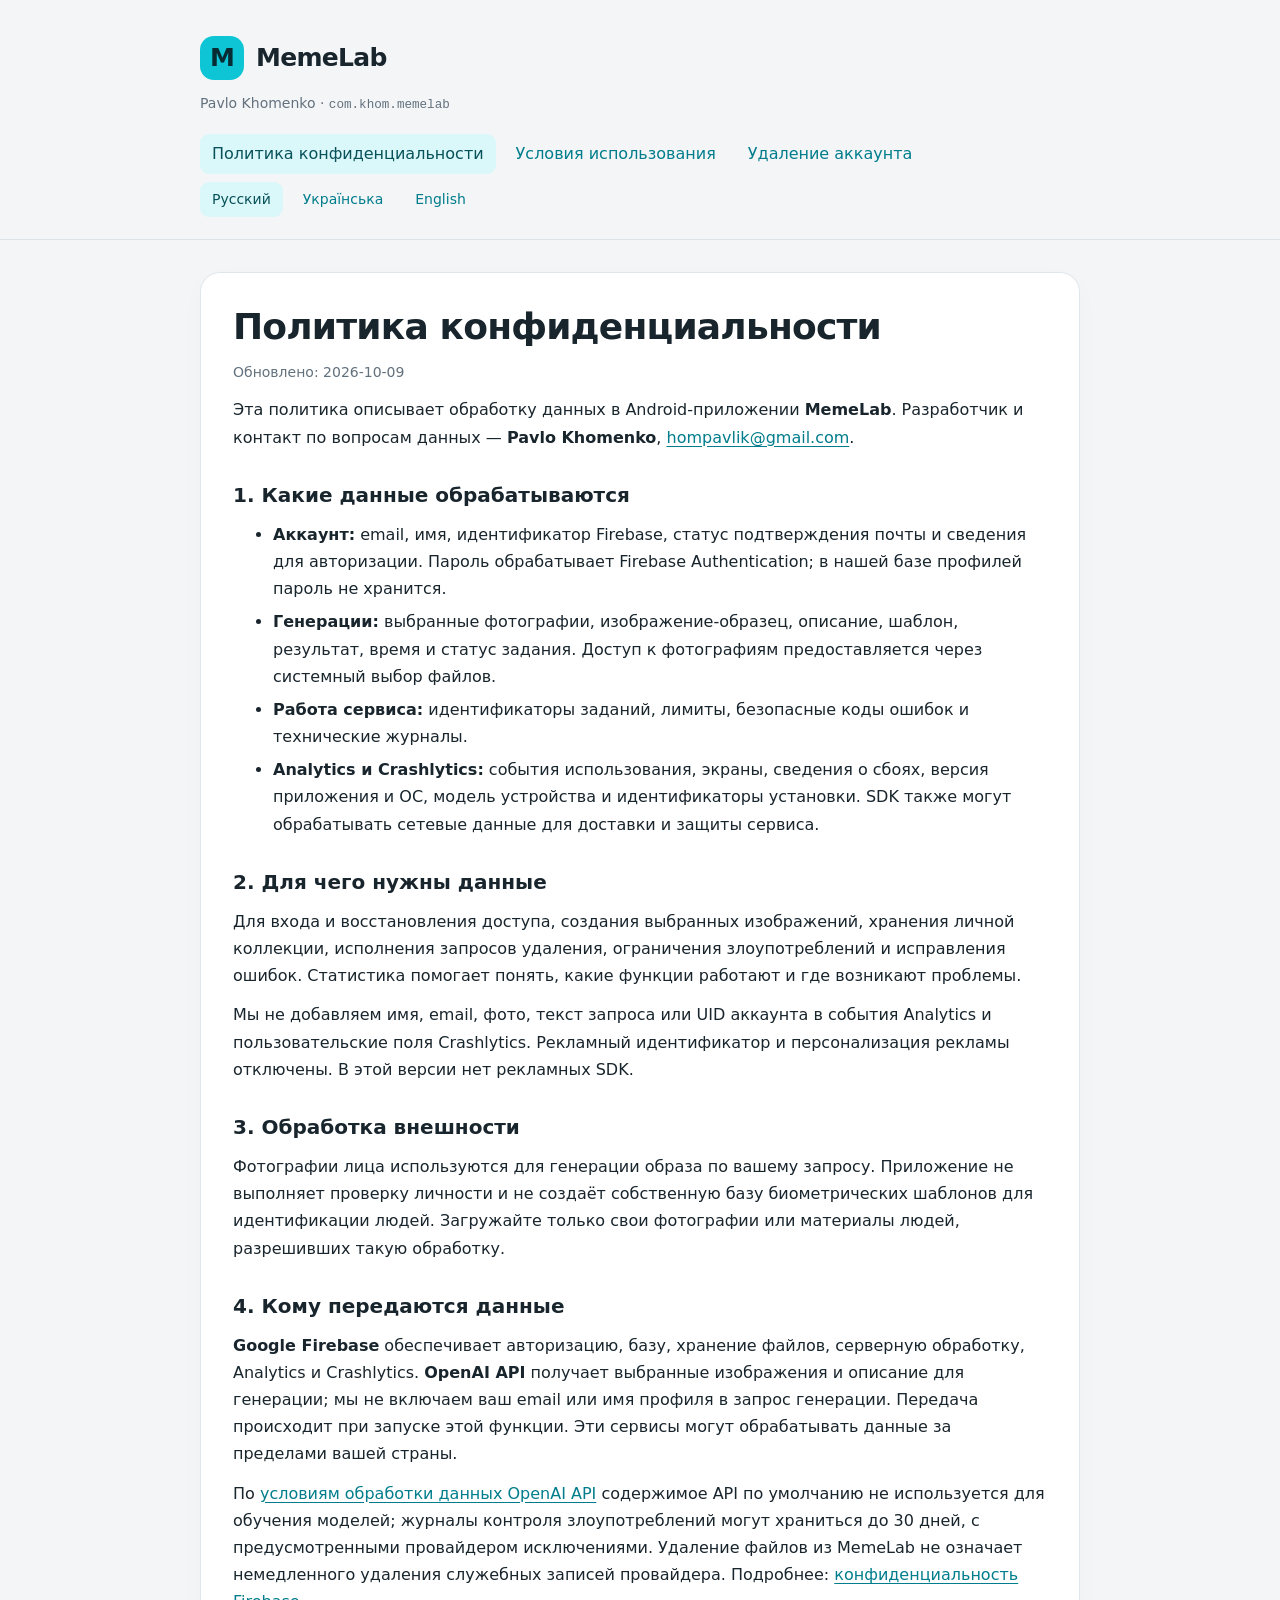
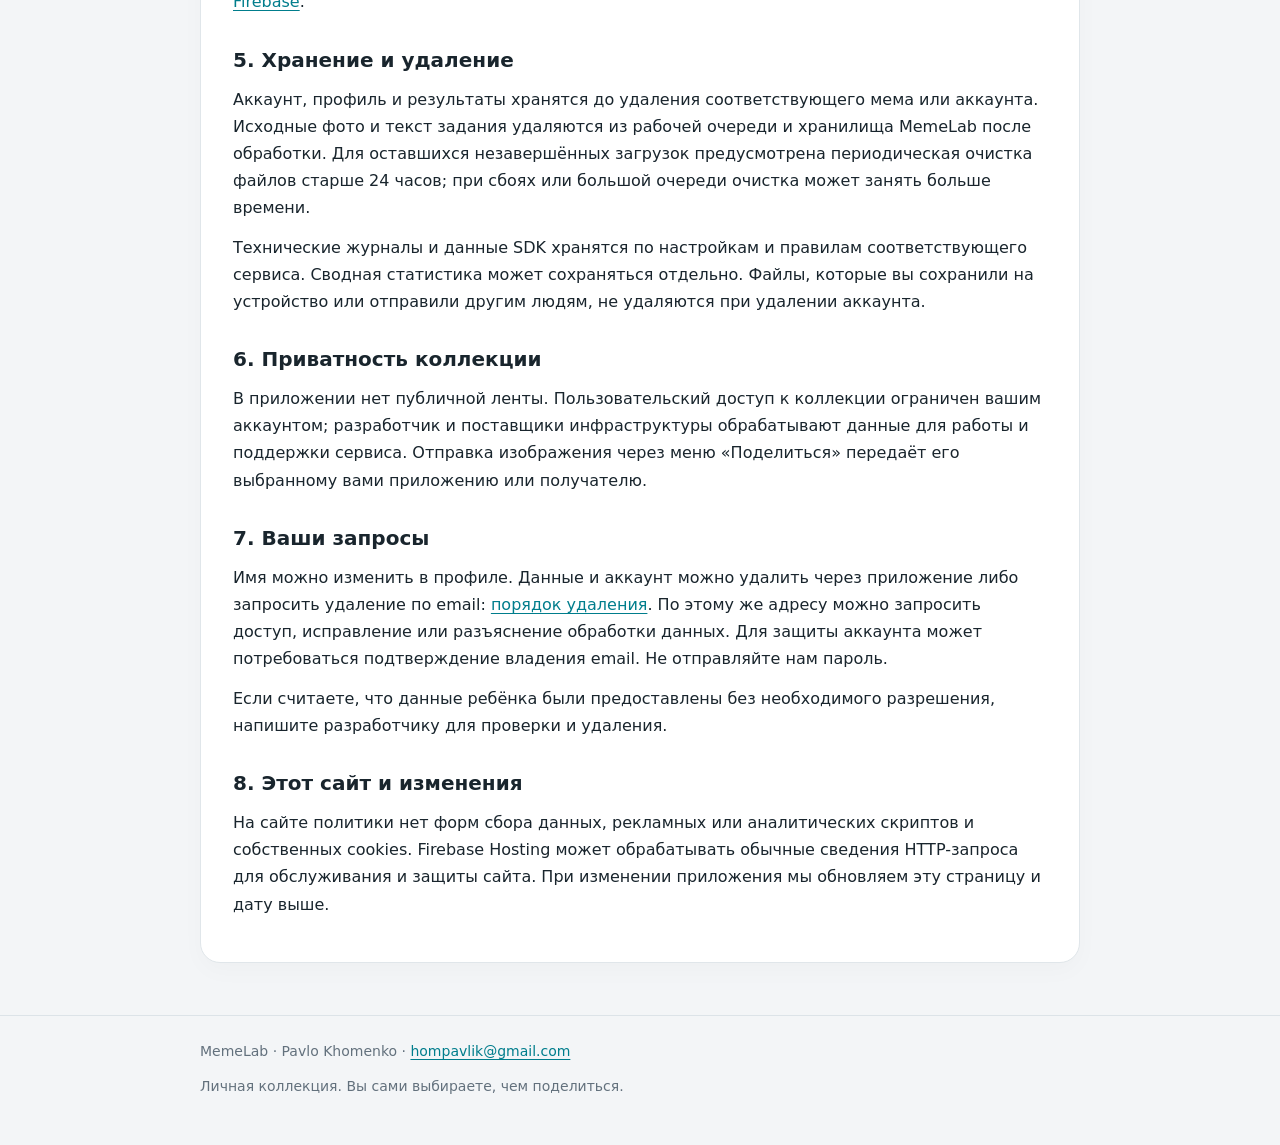
<file: public/index.html>
<!doctype html>
<html lang="ru"><head><meta charset="utf-8"><meta name="viewport" content="width=device-width,initial-scale=1"><title>MemeLab — Политика конфиденциальности</title><meta name="description" content="MemeLab · Политика конфиденциальности · Pavlo Khomenko"><link rel="stylesheet" href="styles.css"></head>
<body><header class="top"><div class="wrap"><div class="brand"><span class="mark" aria-hidden="true">M</span>MemeLab</div><p class="meta">Pavlo Khomenko · <code>com.khom.memelab</code></p><nav class="nav" aria-label="Документы"><a href="index.html" aria-current="page">Политика конфиденциальности</a><a href="terms.html">Условия использования</a><a href="delete-account.html">Удаление аккаунта</a></nav><nav class="languages" aria-label="Язык"><a href="index.html" lang="ru" aria-current="page">Русский</a><a href="uk.html" lang="uk">Українська</a><a href="en.html" lang="en">English</a></nav></div></header>
<main class="wrap"><article class="card"><h1>Политика конфиденциальности</h1><p class="meta">Обновлено: 2026-10-09</p><p>Эта политика описывает обработку данных в Android-приложении <strong>MemeLab</strong>. Разработчик и контакт по вопросам данных — <strong>Pavlo Khomenko</strong>, <a href="mailto:hompavlik@gmail.com">hompavlik@gmail.com</a>.</p>
<h2>1. Какие данные обрабатываются</h2><ul><li><strong>Аккаунт:</strong> email, имя, идентификатор Firebase, статус подтверждения почты и сведения для авторизации. Пароль обрабатывает Firebase Authentication; в нашей базе профилей пароль не хранится.</li><li><strong>Генерации:</strong> выбранные фотографии, изображение-образец, описание, шаблон, результат, время и статус задания. Доступ к фотографиям предоставляется через системный выбор файлов.</li><li><strong>Работа сервиса:</strong> идентификаторы заданий, лимиты, безопасные коды ошибок и технические журналы.</li><li><strong>Analytics и Crashlytics:</strong> события использования, экраны, сведения о сбоях, версия приложения и ОС, модель устройства и идентификаторы установки. SDK также могут обрабатывать сетевые данные для доставки и защиты сервиса.</li></ul>
<h2>2. Для чего нужны данные</h2><p>Для входа и восстановления доступа, создания выбранных изображений, хранения личной коллекции, исполнения запросов удаления, ограничения злоупотреблений и исправления ошибок. Статистика помогает понять, какие функции работают и где возникают проблемы.</p><p>Мы не добавляем имя, email, фото, текст запроса или UID аккаунта в события Analytics и пользовательские поля Crashlytics. Рекламный идентификатор и персонализация рекламы отключены. В этой версии нет рекламных SDK.</p>
<h2>3. Обработка внешности</h2><p>Фотографии лица используются для генерации образа по вашему запросу. Приложение не выполняет проверку личности и не создаёт собственную базу биометрических шаблонов для идентификации людей. Загружайте только свои фотографии или материалы людей, разрешивших такую обработку.</p>
<h2>4. Кому передаются данные</h2><p><strong>Google Firebase</strong> обеспечивает авторизацию, базу, хранение файлов, серверную обработку, Analytics и Crashlytics. <strong>OpenAI API</strong> получает выбранные изображения и описание для генерации; мы не включаем ваш email или имя профиля в запрос генерации. Передача происходит при запуске этой функции. Эти сервисы могут обрабатывать данные за пределами вашей страны.</p><p>По <a href="https://developers.openai.com/api/docs/guides/your-data">условиям обработки данных OpenAI API</a> содержимое API по умолчанию не используется для обучения моделей; журналы контроля злоупотреблений могут храниться до 30 дней, с предусмотренными провайдером исключениями. Удаление файлов из MemeLab не означает немедленного удаления служебных записей провайдера. Подробнее: <a href="https://firebase.google.com/support/privacy">конфиденциальность Firebase</a>.</p>
<h2>5. Хранение и удаление</h2><p>Аккаунт, профиль и результаты хранятся до удаления соответствующего мема или аккаунта. Исходные фото и текст задания удаляются из рабочей очереди и хранилища MemeLab после обработки. Для оставшихся незавершённых загрузок предусмотрена периодическая очистка файлов старше 24 часов; при сбоях или большой очереди очистка может занять больше времени.</p><p>Технические журналы и данные SDK хранятся по настройкам и правилам соответствующего сервиса. Сводная статистика может сохраняться отдельно. Файлы, которые вы сохранили на устройство или отправили другим людям, не удаляются при удалении аккаунта.</p>
<h2>6. Приватность коллекции</h2><p>В приложении нет публичной ленты. Пользовательский доступ к коллекции ограничен вашим аккаунтом; разработчик и поставщики инфраструктуры обрабатывают данные для работы и поддержки сервиса. Отправка изображения через меню «Поделиться» передаёт его выбранному вами приложению или получателю.</p>
<h2>7. Ваши запросы</h2><p>Имя можно изменить в профиле. Данные и аккаунт можно удалить через приложение либо запросить удаление по email: <a href="delete-account.html">порядок удаления</a>. По этому же адресу можно запросить доступ, исправление или разъяснение обработки данных. Для защиты аккаунта может потребоваться подтверждение владения email. Не отправляйте нам пароль.</p><p>Если считаете, что данные ребёнка были предоставлены без необходимого разрешения, напишите разработчику для проверки и удаления.</p>
<h2>8. Этот сайт и изменения</h2><p>На сайте политики нет форм сбора данных, рекламных или аналитических скриптов и собственных cookies. Firebase Hosting может обрабатывать обычные сведения HTTP-запроса для обслуживания и защиты сайта. При изменении приложения мы обновляем эту страницу и дату выше.</p></article></main>
<footer class="foot"><div class="wrap">MemeLab · Pavlo Khomenko · <a class="email" href="mailto:hompavlik@gmail.com">hompavlik@gmail.com</a><p>Личная коллекция. Вы сами выбираете, чем поделиться.</p></div></footer></body></html>
</file>
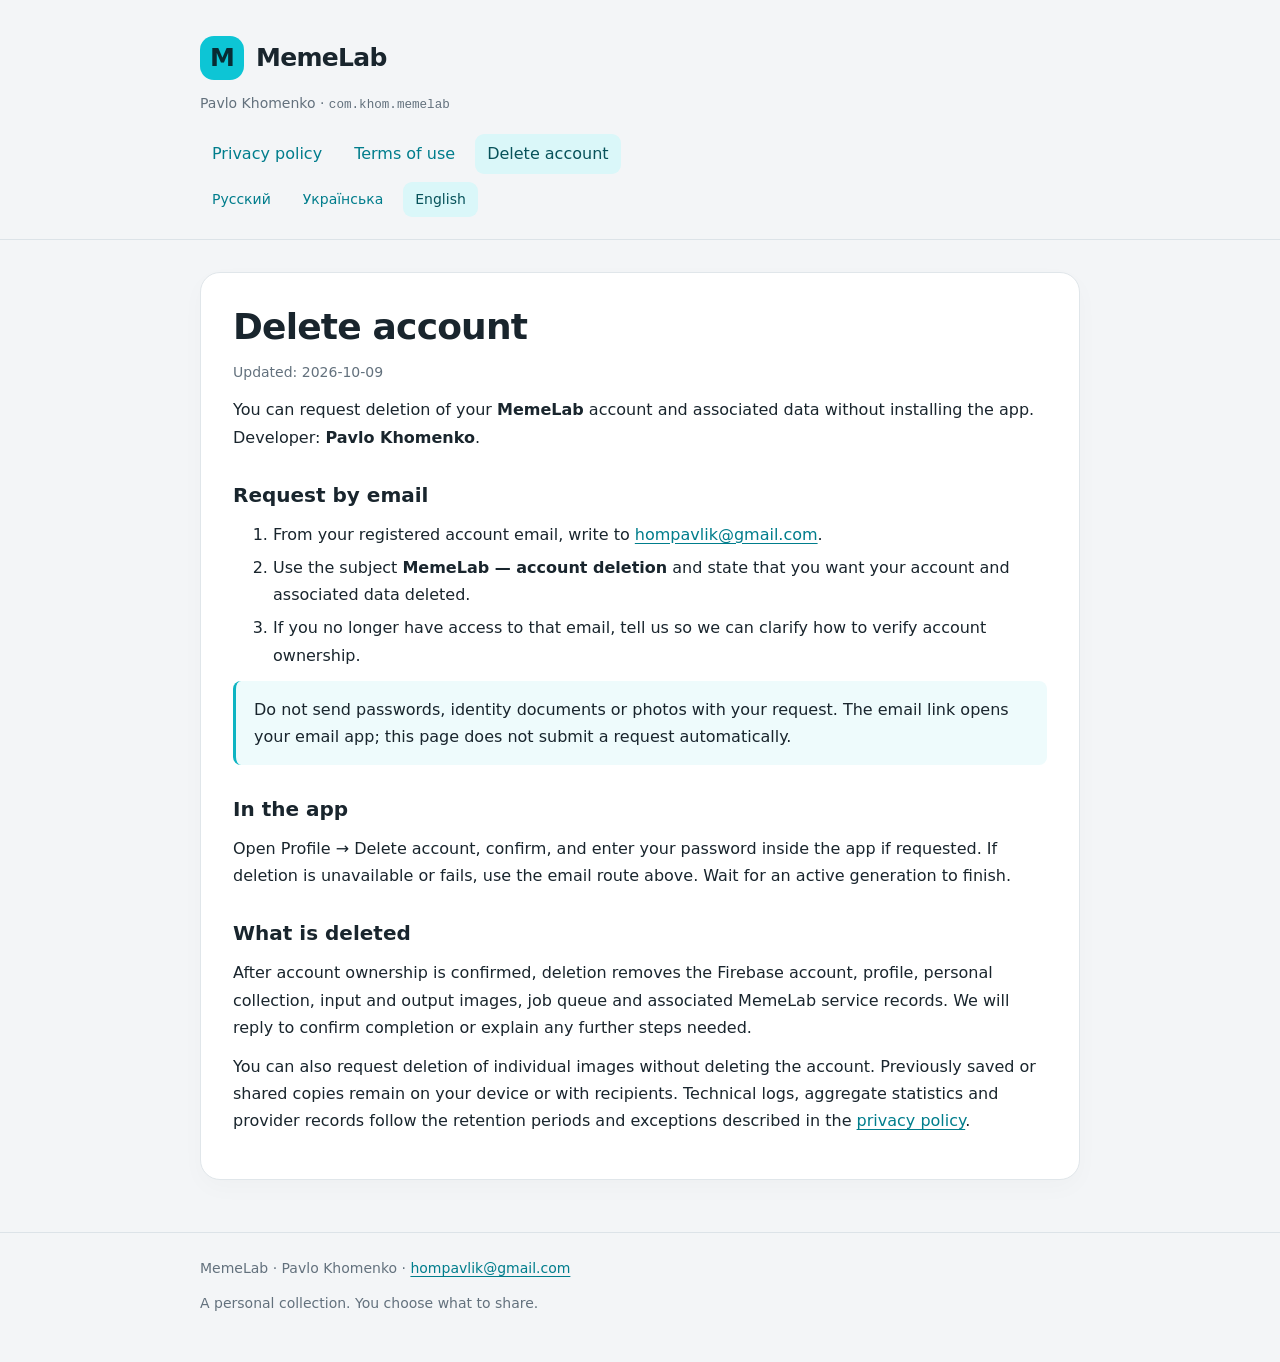
<file: public/delete-account-en.html>
<!doctype html>
<html lang="en"><head><meta charset="utf-8"><meta name="viewport" content="width=device-width,initial-scale=1"><title>MemeLab — Delete account</title><meta name="description" content="MemeLab · Delete account · Pavlo Khomenko"><link rel="stylesheet" href="styles.css"></head>
<body><header class="top"><div class="wrap"><div class="brand"><span class="mark" aria-hidden="true">M</span>MemeLab</div><p class="meta">Pavlo Khomenko · <code>com.khom.memelab</code></p><nav class="nav" aria-label="Documents"><a href="en.html">Privacy policy</a><a href="terms-en.html">Terms of use</a><a href="delete-account-en.html" aria-current="page">Delete account</a></nav><nav class="languages" aria-label="Language"><a href="delete-account.html" lang="ru">Русский</a><a href="delete-account-uk.html" lang="uk">Українська</a><a href="delete-account-en.html" lang="en" aria-current="page">English</a></nav></div></header>
<main class="wrap"><article class="card"><h1>Delete account</h1><p class="meta">Updated: 2026-10-09</p><p>You can request deletion of your <strong>MemeLab</strong> account and associated data without installing the app. Developer: <strong>Pavlo Khomenko</strong>.</p><h2>Request by email</h2><ol><li>From your registered account email, write to <a href="mailto:hompavlik@gmail.com?subject=MemeLab%20account%20deletion">hompavlik@gmail.com</a>.</li><li>Use the subject <strong>MemeLab — account deletion</strong> and state that you want your account and associated data deleted.</li><li>If you no longer have access to that email, tell us so we can clarify how to verify account ownership.</li></ol><p class="notice">Do not send passwords, identity documents or photos with your request. The email link opens your email app; this page does not submit a request automatically.</p><h2>In the app</h2><p>Open Profile → Delete account, confirm, and enter your password inside the app if requested. If deletion is unavailable or fails, use the email route above. Wait for an active generation to finish.</p><h2>What is deleted</h2><p>After account ownership is confirmed, deletion removes the Firebase account, profile, personal collection, input and output images, job queue and associated MemeLab service records. We will reply to confirm completion or explain any further steps needed.</p><p>You can also request deletion of individual images without deleting the account. Previously saved or shared copies remain on your device or with recipients. Technical logs, aggregate statistics and provider records follow the retention periods and exceptions described in the <a href="en.html">privacy policy</a>.</p></article></main>
<footer class="foot"><div class="wrap">MemeLab · Pavlo Khomenko · <a class="email" href="mailto:hompavlik@gmail.com">hompavlik@gmail.com</a><p>A personal collection. You choose what to share.</p></div></footer></body></html>
</file>
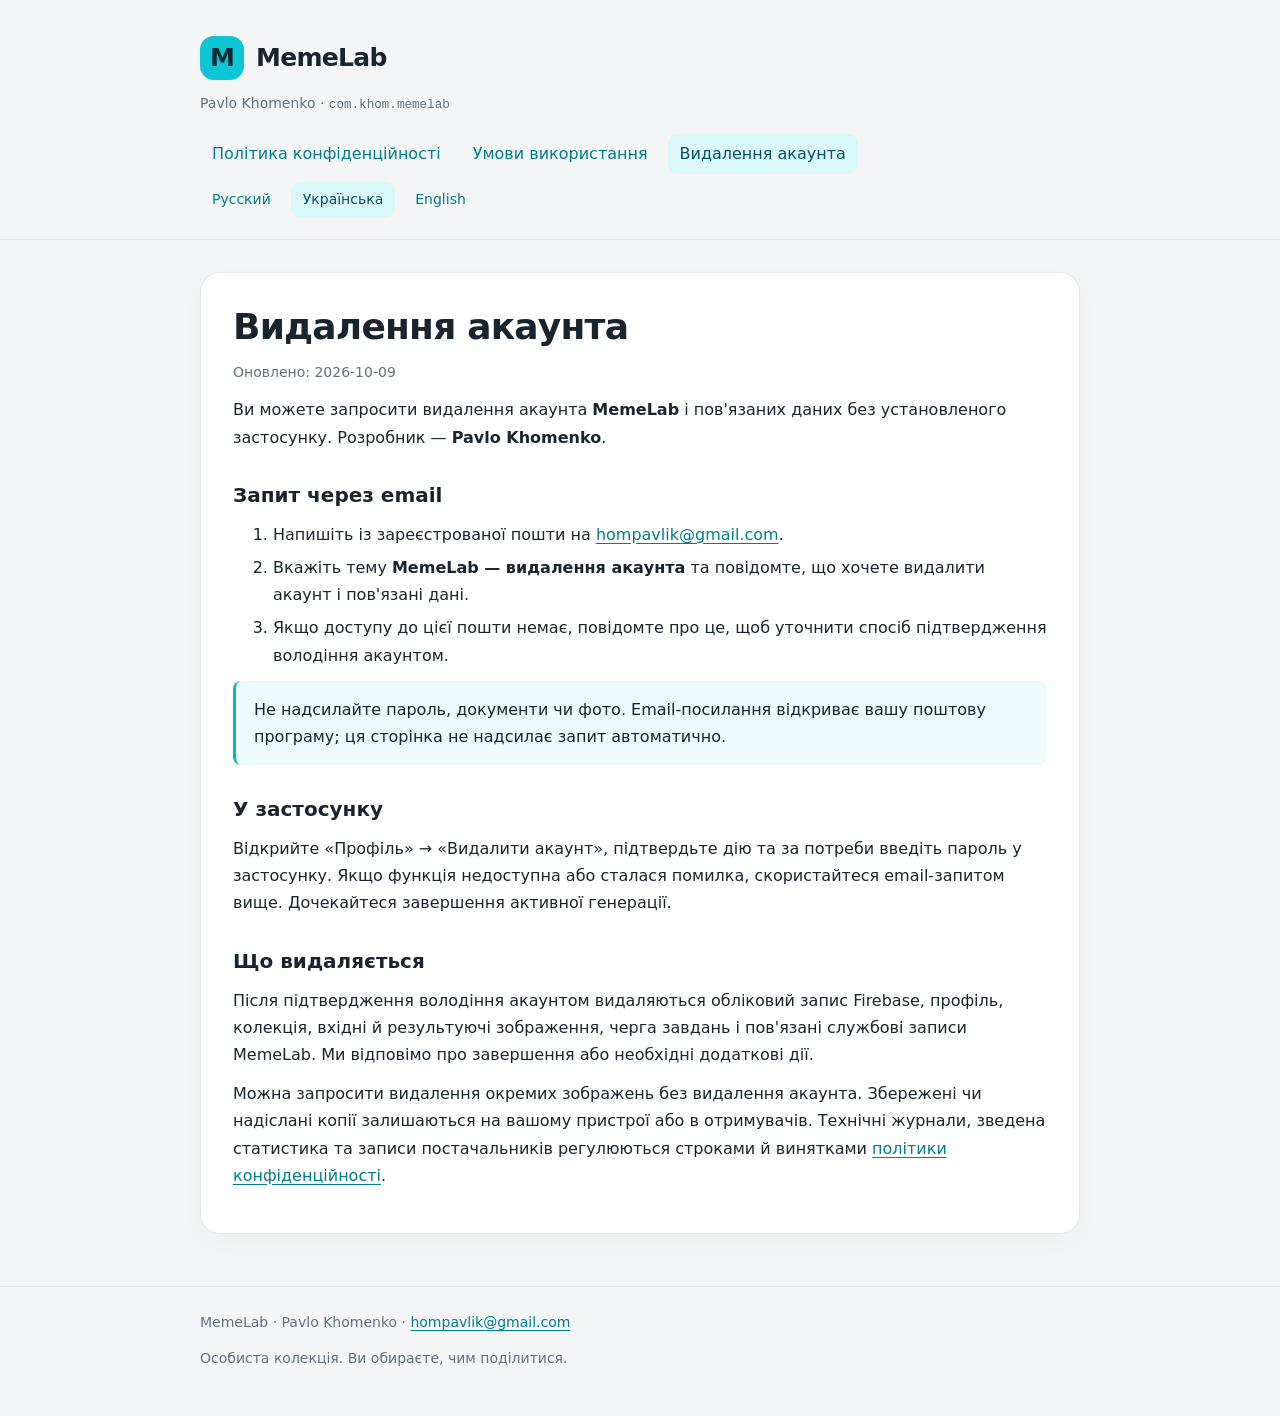
<file: public/delete-account-uk.html>
<!doctype html>
<html lang="uk"><head><meta charset="utf-8"><meta name="viewport" content="width=device-width,initial-scale=1"><title>MemeLab — Видалення акаунта</title><meta name="description" content="MemeLab · Видалення акаунта · Pavlo Khomenko"><link rel="stylesheet" href="styles.css"></head>
<body><header class="top"><div class="wrap"><div class="brand"><span class="mark" aria-hidden="true">M</span>MemeLab</div><p class="meta">Pavlo Khomenko · <code>com.khom.memelab</code></p><nav class="nav" aria-label="Документи"><a href="uk.html">Політика конфіденційності</a><a href="terms-uk.html">Умови використання</a><a href="delete-account-uk.html" aria-current="page">Видалення акаунта</a></nav><nav class="languages" aria-label="Мова"><a href="delete-account.html" lang="ru">Русский</a><a href="delete-account-uk.html" lang="uk" aria-current="page">Українська</a><a href="delete-account-en.html" lang="en">English</a></nav></div></header>
<main class="wrap"><article class="card"><h1>Видалення акаунта</h1><p class="meta">Оновлено: 2026-10-09</p><p>Ви можете запросити видалення акаунта <strong>MemeLab</strong> і пов'язаних даних без установленого застосунку. Розробник — <strong>Pavlo Khomenko</strong>.</p><h2>Запит через email</h2><ol><li>Напишіть із зареєстрованої пошти на <a href="mailto:hompavlik@gmail.com?subject=MemeLab%20account%20deletion">hompavlik@gmail.com</a>.</li><li>Вкажіть тему <strong>MemeLab — видалення акаунта</strong> та повідомте, що хочете видалити акаунт і пов'язані дані.</li><li>Якщо доступу до цієї пошти немає, повідомте про це, щоб уточнити спосіб підтвердження володіння акаунтом.</li></ol><p class="notice">Не надсилайте пароль, документи чи фото. Email-посилання відкриває вашу поштову програму; ця сторінка не надсилає запит автоматично.</p><h2>У застосунку</h2><p>Відкрийте «Профіль» → «Видалити акаунт», підтвердьте дію та за потреби введіть пароль у застосунку. Якщо функція недоступна або сталася помилка, скористайтеся email-запитом вище. Дочекайтеся завершення активної генерації.</p><h2>Що видаляється</h2><p>Після підтвердження володіння акаунтом видаляються обліковий запис Firebase, профіль, колекція, вхідні й результуючі зображення, черга завдань і пов'язані службові записи MemeLab. Ми відповімо про завершення або необхідні додаткові дії.</p><p>Можна запросити видалення окремих зображень без видалення акаунта. Збережені чи надіслані копії залишаються на вашому пристрої або в отримувачів. Технічні журнали, зведена статистика та записи постачальників регулюються строками й винятками <a href="uk.html">політики конфіденційності</a>.</p></article></main>
<footer class="foot"><div class="wrap">MemeLab · Pavlo Khomenko · <a class="email" href="mailto:hompavlik@gmail.com">hompavlik@gmail.com</a><p>Особиста колекція. Ви обираєте, чим поділитися.</p></div></footer></body></html>
</file>
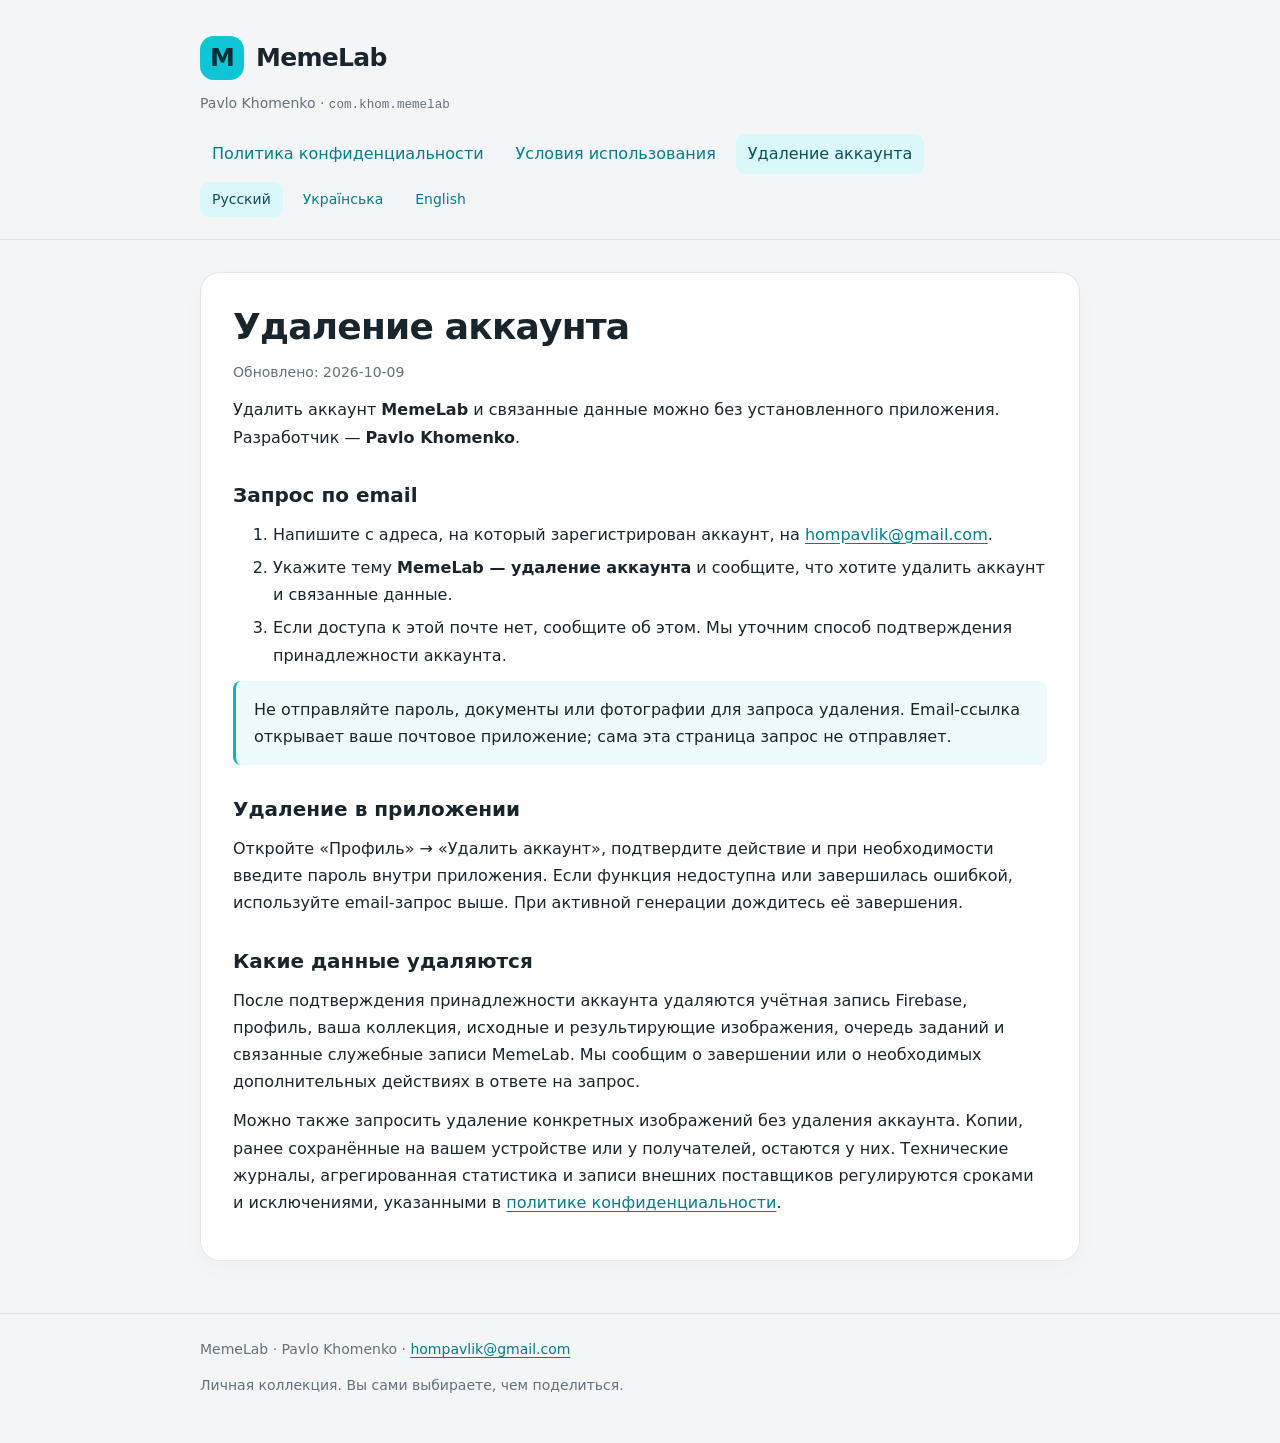
<file: public/delete-account.html>
<!doctype html>
<html lang="ru"><head><meta charset="utf-8"><meta name="viewport" content="width=device-width,initial-scale=1"><title>MemeLab — Удаление аккаунта</title><meta name="description" content="MemeLab · Удаление аккаунта · Pavlo Khomenko"><link rel="stylesheet" href="styles.css"></head>
<body><header class="top"><div class="wrap"><div class="brand"><span class="mark" aria-hidden="true">M</span>MemeLab</div><p class="meta">Pavlo Khomenko · <code>com.khom.memelab</code></p><nav class="nav" aria-label="Документы"><a href="index.html">Политика конфиденциальности</a><a href="terms.html">Условия использования</a><a href="delete-account.html" aria-current="page">Удаление аккаунта</a></nav><nav class="languages" aria-label="Язык"><a href="delete-account.html" lang="ru" aria-current="page">Русский</a><a href="delete-account-uk.html" lang="uk">Українська</a><a href="delete-account-en.html" lang="en">English</a></nav></div></header>
<main class="wrap"><article class="card"><h1>Удаление аккаунта</h1><p class="meta">Обновлено: 2026-10-09</p><p>Удалить аккаунт <strong>MemeLab</strong> и связанные данные можно без установленного приложения. Разработчик — <strong>Pavlo Khomenko</strong>.</p><h2>Запрос по email</h2><ol><li>Напишите с адреса, на который зарегистрирован аккаунт, на <a href="mailto:hompavlik@gmail.com?subject=MemeLab%20account%20deletion">hompavlik@gmail.com</a>.</li><li>Укажите тему <strong>MemeLab — удаление аккаунта</strong> и сообщите, что хотите удалить аккаунт и связанные данные.</li><li>Если доступа к этой почте нет, сообщите об этом. Мы уточним способ подтверждения принадлежности аккаунта.</li></ol><p class="notice">Не отправляйте пароль, документы или фотографии для запроса удаления. Email-ссылка открывает ваше почтовое приложение; сама эта страница запрос не отправляет.</p><h2>Удаление в приложении</h2><p>Откройте «Профиль» → «Удалить аккаунт», подтвердите действие и при необходимости введите пароль внутри приложения. Если функция недоступна или завершилась ошибкой, используйте email-запрос выше. При активной генерации дождитесь её завершения.</p><h2>Какие данные удаляются</h2><p>После подтверждения принадлежности аккаунта удаляются учётная запись Firebase, профиль, ваша коллекция, исходные и результирующие изображения, очередь заданий и связанные служебные записи MemeLab. Мы сообщим о завершении или о необходимых дополнительных действиях в ответе на запрос.</p><p>Можно также запросить удаление конкретных изображений без удаления аккаунта. Копии, ранее сохранённые на вашем устройстве или у получателей, остаются у них. Технические журналы, агрегированная статистика и записи внешних поставщиков регулируются сроками и исключениями, указанными в <a href="index.html">политике конфиденциальности</a>.</p></article></main>
<footer class="foot"><div class="wrap">MemeLab · Pavlo Khomenko · <a class="email" href="mailto:hompavlik@gmail.com">hompavlik@gmail.com</a><p>Личная коллекция. Вы сами выбираете, чем поделиться.</p></div></footer></body></html>
</file>
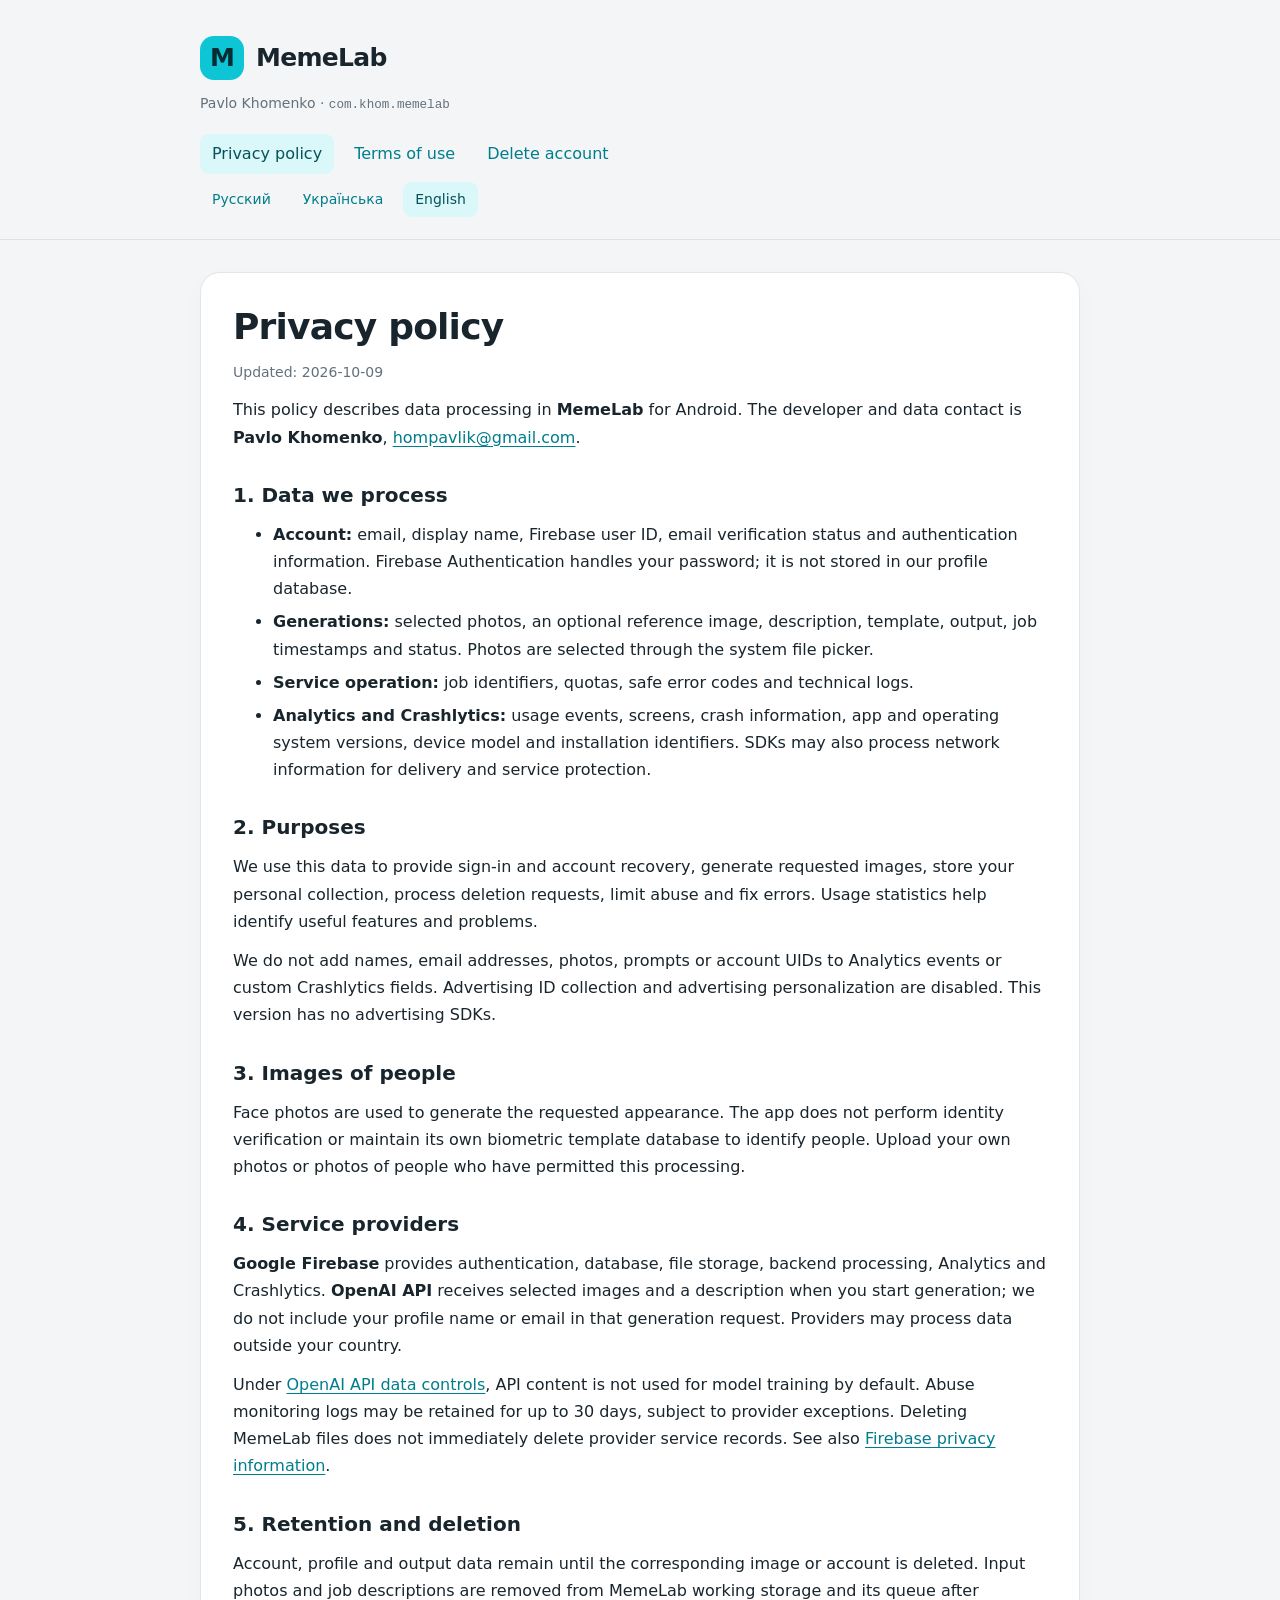
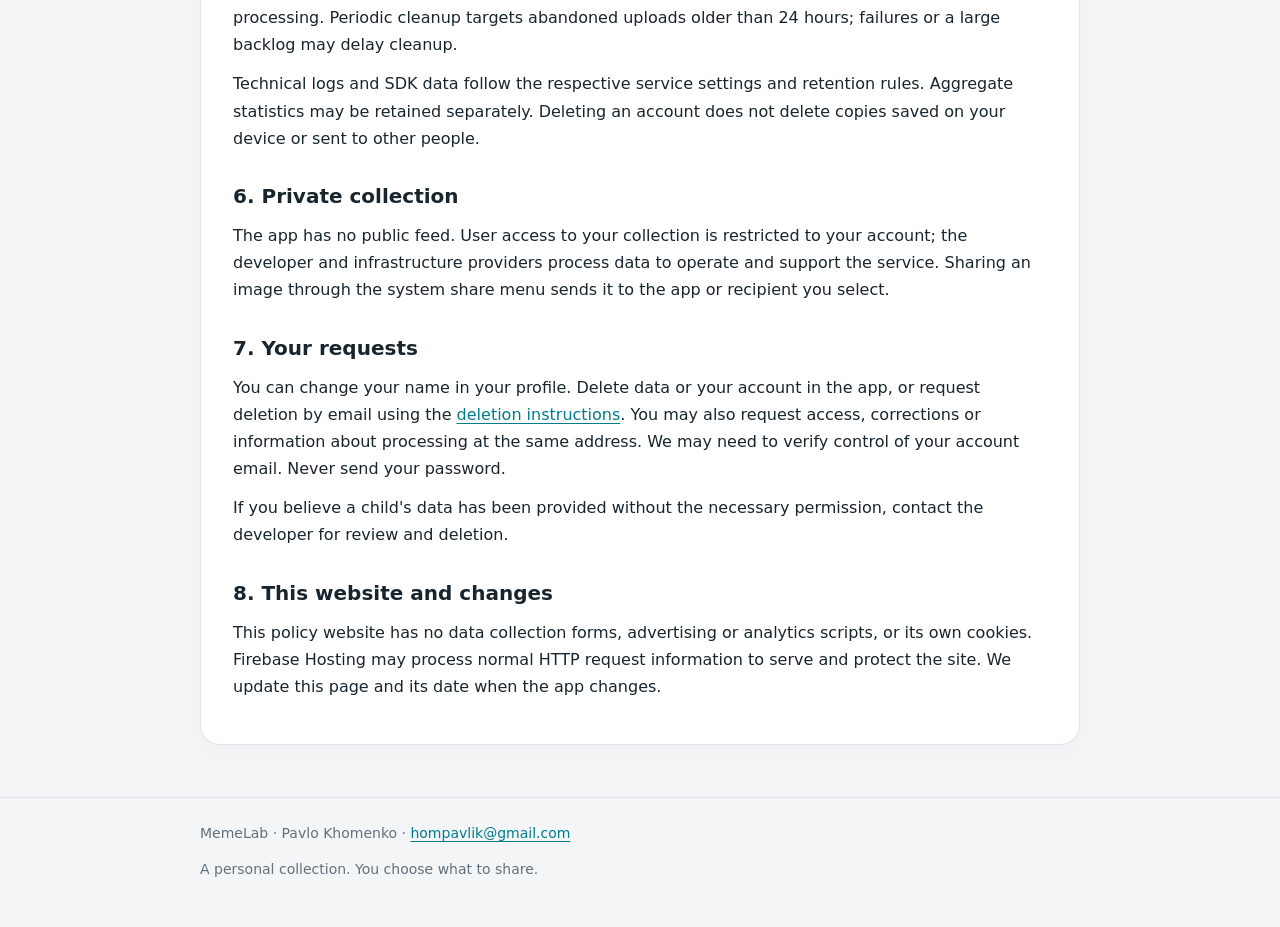
<file: public/en.html>
<!doctype html>
<html lang="en"><head><meta charset="utf-8"><meta name="viewport" content="width=device-width,initial-scale=1"><title>MemeLab — Privacy policy</title><meta name="description" content="MemeLab · Privacy policy · Pavlo Khomenko"><link rel="stylesheet" href="styles.css"></head>
<body><header class="top"><div class="wrap"><div class="brand"><span class="mark" aria-hidden="true">M</span>MemeLab</div><p class="meta">Pavlo Khomenko · <code>com.khom.memelab</code></p><nav class="nav" aria-label="Documents"><a href="en.html" aria-current="page">Privacy policy</a><a href="terms-en.html">Terms of use</a><a href="delete-account-en.html">Delete account</a></nav><nav class="languages" aria-label="Language"><a href="index.html" lang="ru">Русский</a><a href="uk.html" lang="uk">Українська</a><a href="en.html" lang="en" aria-current="page">English</a></nav></div></header>
<main class="wrap"><article class="card"><h1>Privacy policy</h1><p class="meta">Updated: 2026-10-09</p><p>This policy describes data processing in <strong>MemeLab</strong> for Android. The developer and data contact is <strong>Pavlo Khomenko</strong>, <a href="mailto:hompavlik@gmail.com">hompavlik@gmail.com</a>.</p>
<h2>1. Data we process</h2><ul><li><strong>Account:</strong> email, display name, Firebase user ID, email verification status and authentication information. Firebase Authentication handles your password; it is not stored in our profile database.</li><li><strong>Generations:</strong> selected photos, an optional reference image, description, template, output, job timestamps and status. Photos are selected through the system file picker.</li><li><strong>Service operation:</strong> job identifiers, quotas, safe error codes and technical logs.</li><li><strong>Analytics and Crashlytics:</strong> usage events, screens, crash information, app and operating system versions, device model and installation identifiers. SDKs may also process network information for delivery and service protection.</li></ul>
<h2>2. Purposes</h2><p>We use this data to provide sign-in and account recovery, generate requested images, store your personal collection, process deletion requests, limit abuse and fix errors. Usage statistics help identify useful features and problems.</p><p>We do not add names, email addresses, photos, prompts or account UIDs to Analytics events or custom Crashlytics fields. Advertising ID collection and advertising personalization are disabled. This version has no advertising SDKs.</p>
<h2>3. Images of people</h2><p>Face photos are used to generate the requested appearance. The app does not perform identity verification or maintain its own biometric template database to identify people. Upload your own photos or photos of people who have permitted this processing.</p>
<h2>4. Service providers</h2><p><strong>Google Firebase</strong> provides authentication, database, file storage, backend processing, Analytics and Crashlytics. <strong>OpenAI API</strong> receives selected images and a description when you start generation; we do not include your profile name or email in that generation request. Providers may process data outside your country.</p><p>Under <a href="https://developers.openai.com/api/docs/guides/your-data">OpenAI API data controls</a>, API content is not used for model training by default. Abuse monitoring logs may be retained for up to 30 days, subject to provider exceptions. Deleting MemeLab files does not immediately delete provider service records. See also <a href="https://firebase.google.com/support/privacy">Firebase privacy information</a>.</p>
<h2>5. Retention and deletion</h2><p>Account, profile and output data remain until the corresponding image or account is deleted. Input photos and job descriptions are removed from MemeLab working storage and its queue after processing. Periodic cleanup targets abandoned uploads older than 24 hours; failures or a large backlog may delay cleanup.</p><p>Technical logs and SDK data follow the respective service settings and retention rules. Aggregate statistics may be retained separately. Deleting an account does not delete copies saved on your device or sent to other people.</p>
<h2>6. Private collection</h2><p>The app has no public feed. User access to your collection is restricted to your account; the developer and infrastructure providers process data to operate and support the service. Sharing an image through the system share menu sends it to the app or recipient you select.</p>
<h2>7. Your requests</h2><p>You can change your name in your profile. Delete data or your account in the app, or request deletion by email using the <a href="delete-account-en.html">deletion instructions</a>. You may also request access, corrections or information about processing at the same address. We may need to verify control of your account email. Never send your password.</p><p>If you believe a child's data has been provided without the necessary permission, contact the developer for review and deletion.</p>
<h2>8. This website and changes</h2><p>This policy website has no data collection forms, advertising or analytics scripts, or its own cookies. Firebase Hosting may process normal HTTP request information to serve and protect the site. We update this page and its date when the app changes.</p></article></main>
<footer class="foot"><div class="wrap">MemeLab · Pavlo Khomenko · <a class="email" href="mailto:hompavlik@gmail.com">hompavlik@gmail.com</a><p>A personal collection. You choose what to share.</p></div></footer></body></html>
</file>
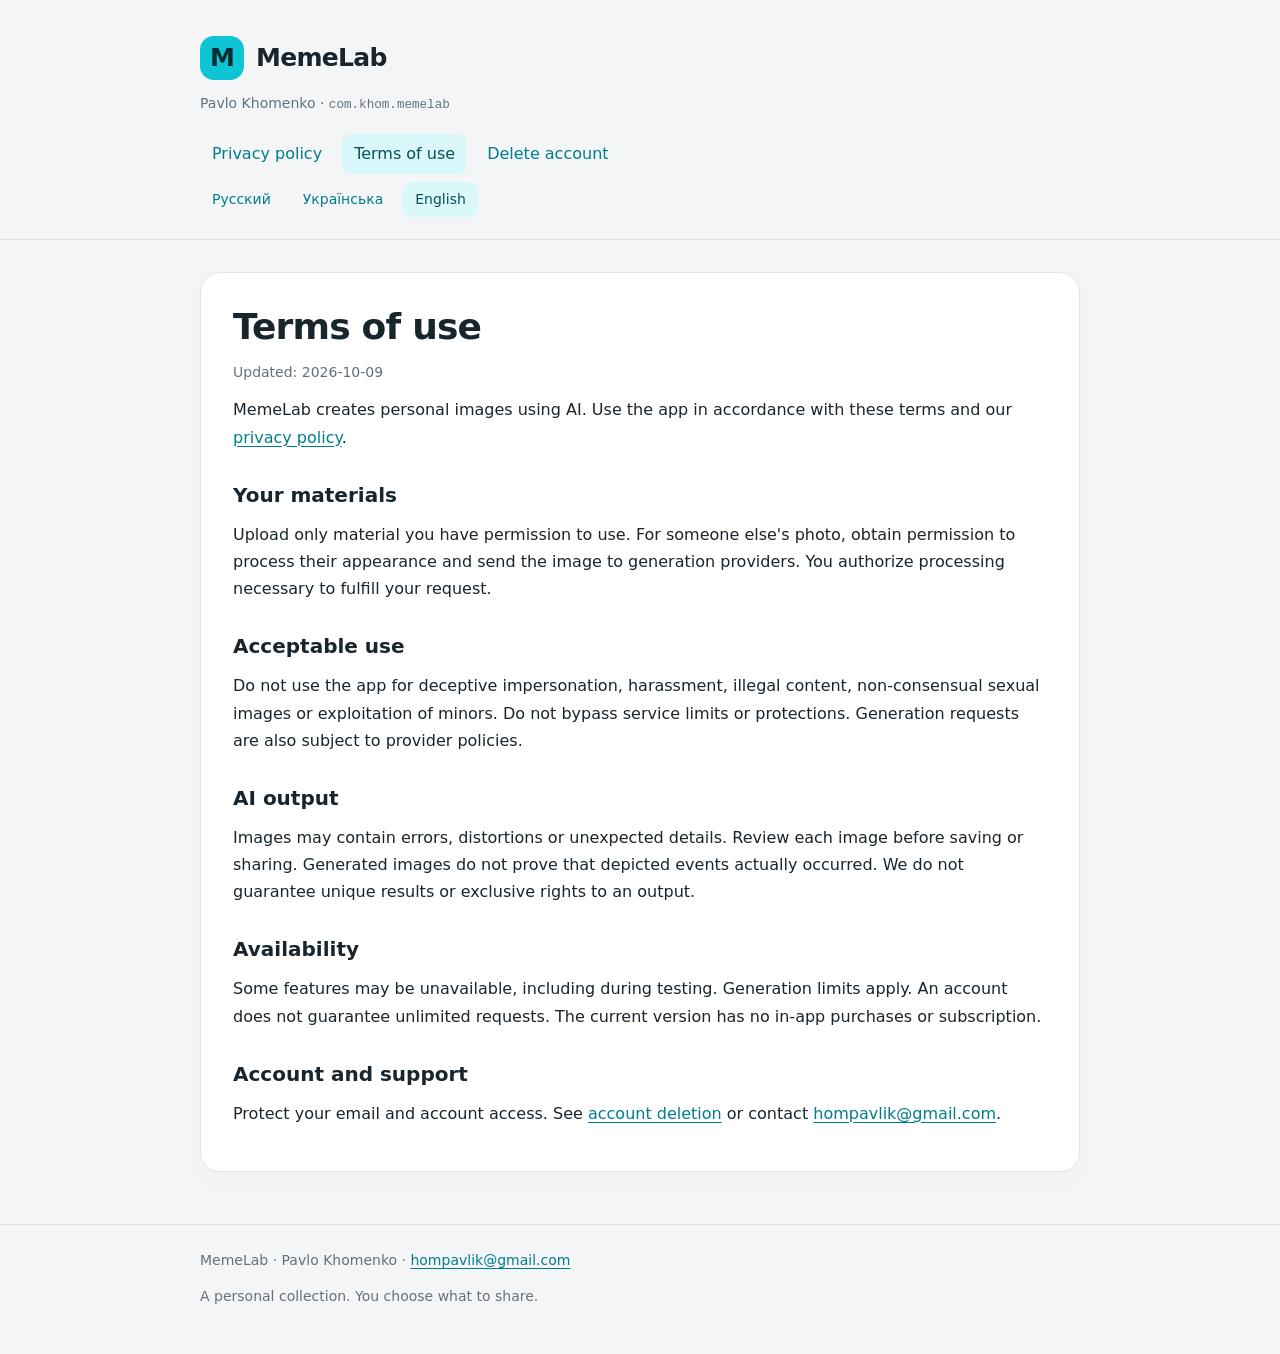
<file: public/terms-en.html>
<!doctype html>
<html lang="en"><head><meta charset="utf-8"><meta name="viewport" content="width=device-width,initial-scale=1"><title>MemeLab — Terms of use</title><meta name="description" content="MemeLab · Terms of use · Pavlo Khomenko"><link rel="stylesheet" href="styles.css"></head>
<body><header class="top"><div class="wrap"><div class="brand"><span class="mark" aria-hidden="true">M</span>MemeLab</div><p class="meta">Pavlo Khomenko · <code>com.khom.memelab</code></p><nav class="nav" aria-label="Documents"><a href="en.html">Privacy policy</a><a href="terms-en.html" aria-current="page">Terms of use</a><a href="delete-account-en.html">Delete account</a></nav><nav class="languages" aria-label="Language"><a href="terms.html" lang="ru">Русский</a><a href="terms-uk.html" lang="uk">Українська</a><a href="terms-en.html" lang="en" aria-current="page">English</a></nav></div></header>
<main class="wrap"><article class="card"><h1>Terms of use</h1><p class="meta">Updated: 2026-10-09</p><p>MemeLab creates personal images using AI. Use the app in accordance with these terms and our <a href="en.html">privacy policy</a>.</p><h2>Your materials</h2><p>Upload only material you have permission to use. For someone else's photo, obtain permission to process their appearance and send the image to generation providers. You authorize processing necessary to fulfill your request.</p><h2>Acceptable use</h2><p>Do not use the app for deceptive impersonation, harassment, illegal content, non-consensual sexual images or exploitation of minors. Do not bypass service limits or protections. Generation requests are also subject to provider policies.</p><h2>AI output</h2><p>Images may contain errors, distortions or unexpected details. Review each image before saving or sharing. Generated images do not prove that depicted events actually occurred. We do not guarantee unique results or exclusive rights to an output.</p><h2>Availability</h2><p>Some features may be unavailable, including during testing. Generation limits apply. An account does not guarantee unlimited requests. The current version has no in-app purchases or subscription.</p><h2>Account and support</h2><p>Protect your email and account access. See <a href="delete-account-en.html">account deletion</a> or contact <a href="mailto:hompavlik@gmail.com">hompavlik@gmail.com</a>.</p></article></main>
<footer class="foot"><div class="wrap">MemeLab · Pavlo Khomenko · <a class="email" href="mailto:hompavlik@gmail.com">hompavlik@gmail.com</a><p>A personal collection. You choose what to share.</p></div></footer></body></html>
</file>
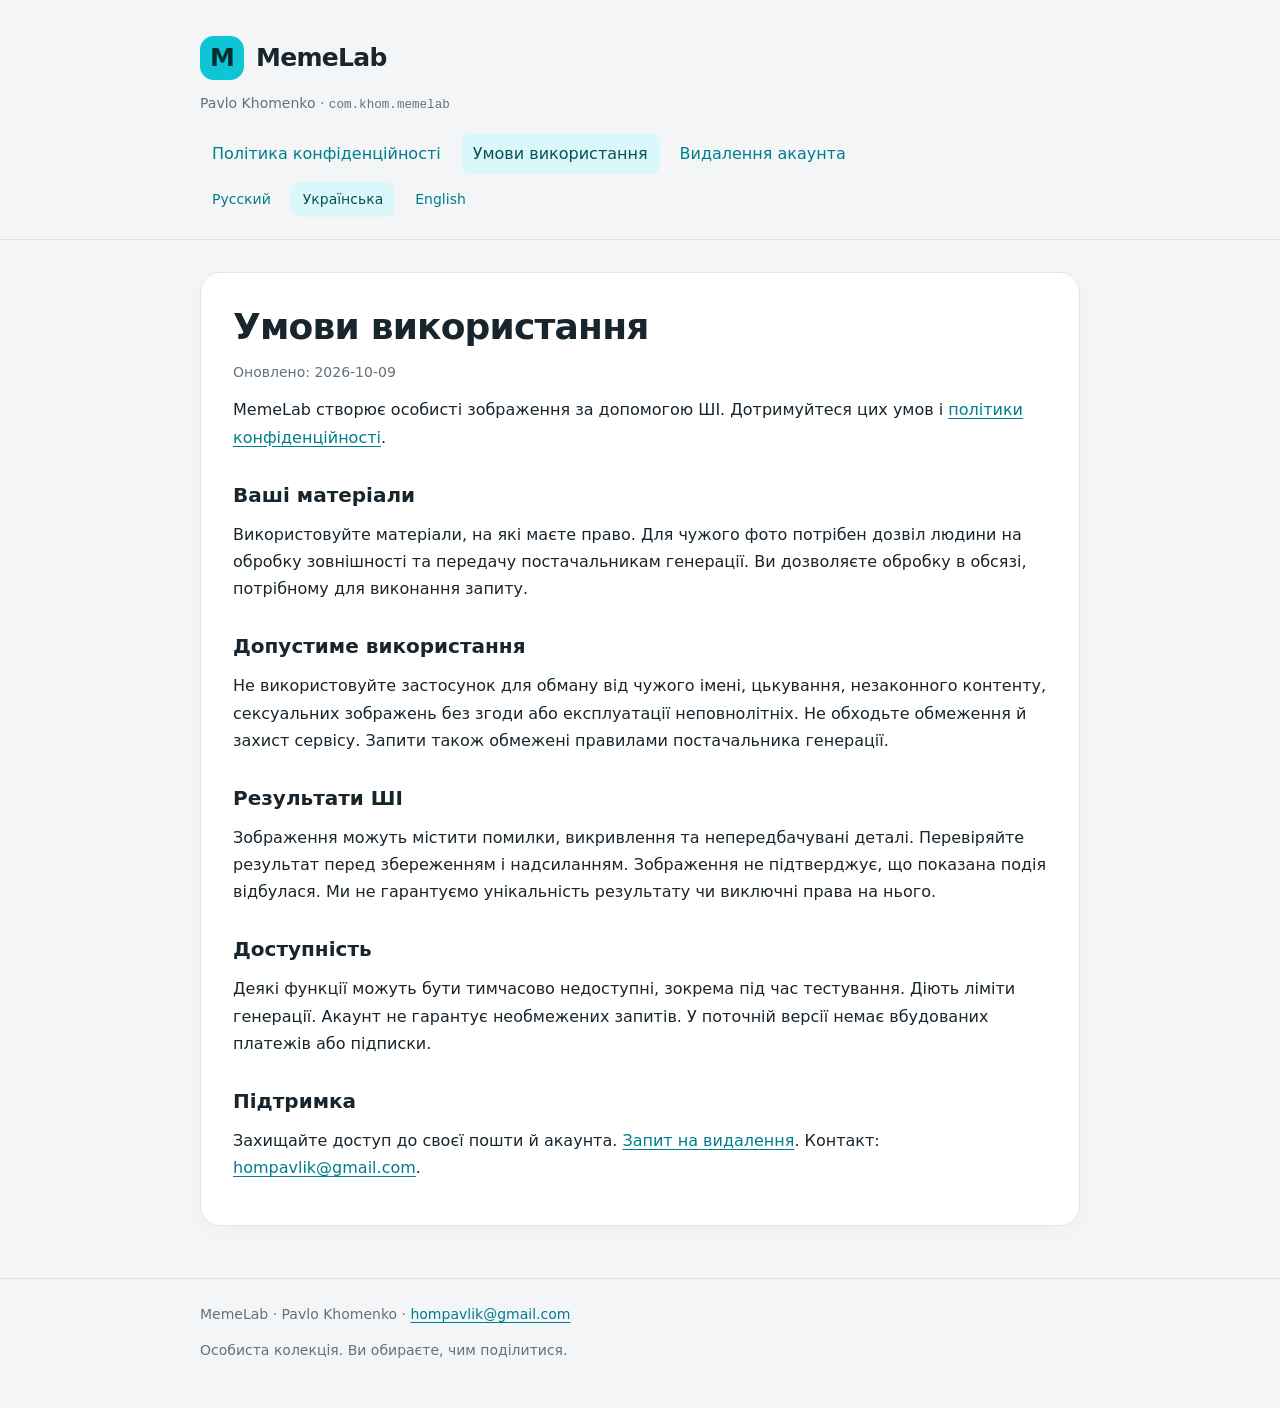
<file: public/terms-uk.html>
<!doctype html>
<html lang="uk"><head><meta charset="utf-8"><meta name="viewport" content="width=device-width,initial-scale=1"><title>MemeLab — Умови використання</title><meta name="description" content="MemeLab · Умови використання · Pavlo Khomenko"><link rel="stylesheet" href="styles.css"></head>
<body><header class="top"><div class="wrap"><div class="brand"><span class="mark" aria-hidden="true">M</span>MemeLab</div><p class="meta">Pavlo Khomenko · <code>com.khom.memelab</code></p><nav class="nav" aria-label="Документи"><a href="uk.html">Політика конфіденційності</a><a href="terms-uk.html" aria-current="page">Умови використання</a><a href="delete-account-uk.html">Видалення акаунта</a></nav><nav class="languages" aria-label="Мова"><a href="terms.html" lang="ru">Русский</a><a href="terms-uk.html" lang="uk" aria-current="page">Українська</a><a href="terms-en.html" lang="en">English</a></nav></div></header>
<main class="wrap"><article class="card"><h1>Умови використання</h1><p class="meta">Оновлено: 2026-10-09</p><p>MemeLab створює особисті зображення за допомогою ШІ. Дотримуйтеся цих умов і <a href="uk.html">політики конфіденційності</a>.</p><h2>Ваші матеріали</h2><p>Використовуйте матеріали, на які маєте право. Для чужого фото потрібен дозвіл людини на обробку зовнішності та передачу постачальникам генерації. Ви дозволяєте обробку в обсязі, потрібному для виконання запиту.</p><h2>Допустиме використання</h2><p>Не використовуйте застосунок для обману від чужого імені, цькування, незаконного контенту, сексуальних зображень без згоди або експлуатації неповнолітніх. Не обходьте обмеження й захист сервісу. Запити також обмежені правилами постачальника генерації.</p><h2>Результати ШІ</h2><p>Зображення можуть містити помилки, викривлення та непередбачувані деталі. Перевіряйте результат перед збереженням і надсиланням. Зображення не підтверджує, що показана подія відбулася. Ми не гарантуємо унікальність результату чи виключні права на нього.</p><h2>Доступність</h2><p>Деякі функції можуть бути тимчасово недоступні, зокрема під час тестування. Діють ліміти генерації. Акаунт не гарантує необмежених запитів. У поточній версії немає вбудованих платежів або підписки.</p><h2>Підтримка</h2><p>Захищайте доступ до своєї пошти й акаунта. <a href="delete-account-uk.html">Запит на видалення</a>. Контакт: <a href="mailto:hompavlik@gmail.com">hompavlik@gmail.com</a>.</p></article></main>
<footer class="foot"><div class="wrap">MemeLab · Pavlo Khomenko · <a class="email" href="mailto:hompavlik@gmail.com">hompavlik@gmail.com</a><p>Особиста колекція. Ви обираєте, чим поділитися.</p></div></footer></body></html>
</file>
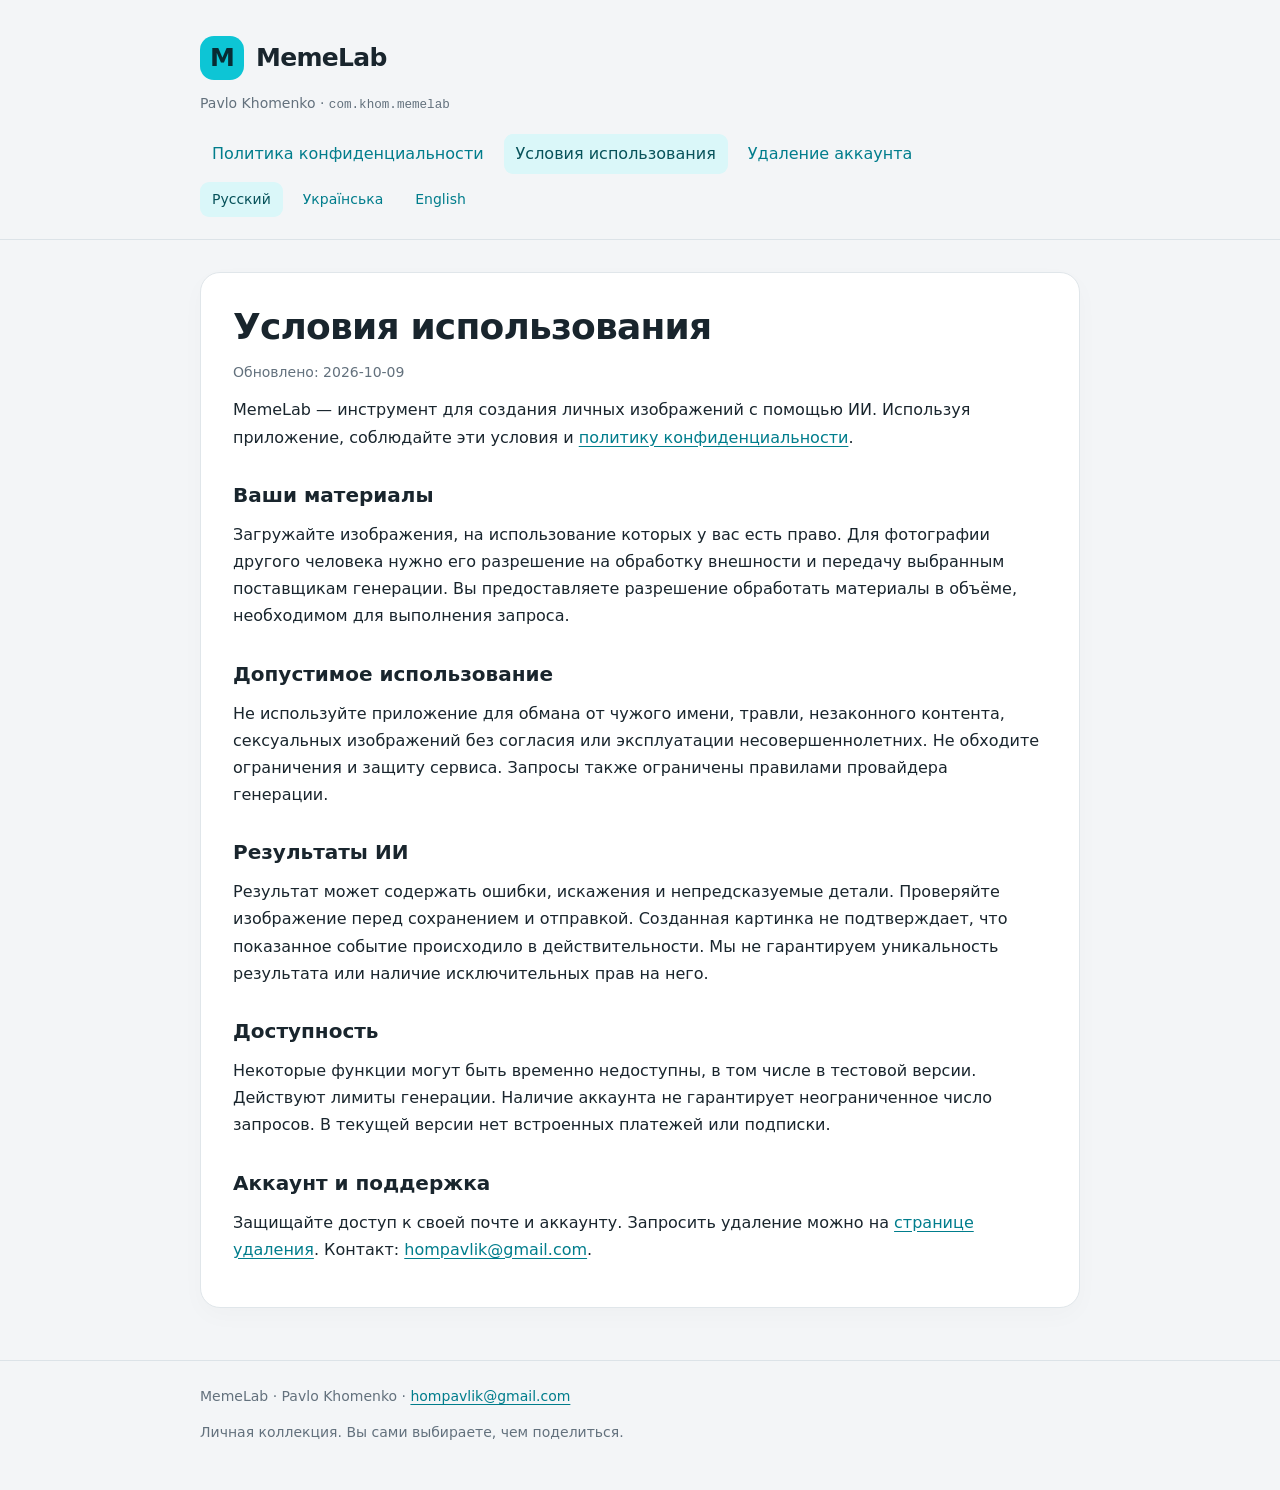
<file: public/terms.html>
<!doctype html>
<html lang="ru"><head><meta charset="utf-8"><meta name="viewport" content="width=device-width,initial-scale=1"><title>MemeLab — Условия использования</title><meta name="description" content="MemeLab · Условия использования · Pavlo Khomenko"><link rel="stylesheet" href="styles.css"></head>
<body><header class="top"><div class="wrap"><div class="brand"><span class="mark" aria-hidden="true">M</span>MemeLab</div><p class="meta">Pavlo Khomenko · <code>com.khom.memelab</code></p><nav class="nav" aria-label="Документы"><a href="index.html">Политика конфиденциальности</a><a href="terms.html" aria-current="page">Условия использования</a><a href="delete-account.html">Удаление аккаунта</a></nav><nav class="languages" aria-label="Язык"><a href="terms.html" lang="ru" aria-current="page">Русский</a><a href="terms-uk.html" lang="uk">Українська</a><a href="terms-en.html" lang="en">English</a></nav></div></header>
<main class="wrap"><article class="card"><h1>Условия использования</h1><p class="meta">Обновлено: 2026-10-09</p><p>MemeLab — инструмент для создания личных изображений с помощью ИИ. Используя приложение, соблюдайте эти условия и <a href="index.html">политику конфиденциальности</a>.</p><h2>Ваши материалы</h2><p>Загружайте изображения, на использование которых у вас есть право. Для фотографии другого человека нужно его разрешение на обработку внешности и передачу выбранным поставщикам генерации. Вы предоставляете разрешение обработать материалы в объёме, необходимом для выполнения запроса.</p><h2>Допустимое использование</h2><p>Не используйте приложение для обмана от чужого имени, травли, незаконного контента, сексуальных изображений без согласия или эксплуатации несовершеннолетних. Не обходите ограничения и защиту сервиса. Запросы также ограничены правилами провайдера генерации.</p><h2>Результаты ИИ</h2><p>Результат может содержать ошибки, искажения и непредсказуемые детали. Проверяйте изображение перед сохранением и отправкой. Созданная картинка не подтверждает, что показанное событие происходило в действительности. Мы не гарантируем уникальность результата или наличие исключительных прав на него.</p><h2>Доступность</h2><p>Некоторые функции могут быть временно недоступны, в том числе в тестовой версии. Действуют лимиты генерации. Наличие аккаунта не гарантирует неограниченное число запросов. В текущей версии нет встроенных платежей или подписки.</p><h2>Аккаунт и поддержка</h2><p>Защищайте доступ к своей почте и аккаунту. Запросить удаление можно на <a href="delete-account.html">странице удаления</a>. Контакт: <a href="mailto:hompavlik@gmail.com">hompavlik@gmail.com</a>.</p></article></main>
<footer class="foot"><div class="wrap">MemeLab · Pavlo Khomenko · <a class="email" href="mailto:hompavlik@gmail.com">hompavlik@gmail.com</a><p>Личная коллекция. Вы сами выбираете, чем поделиться.</p></div></footer></body></html>
</file>
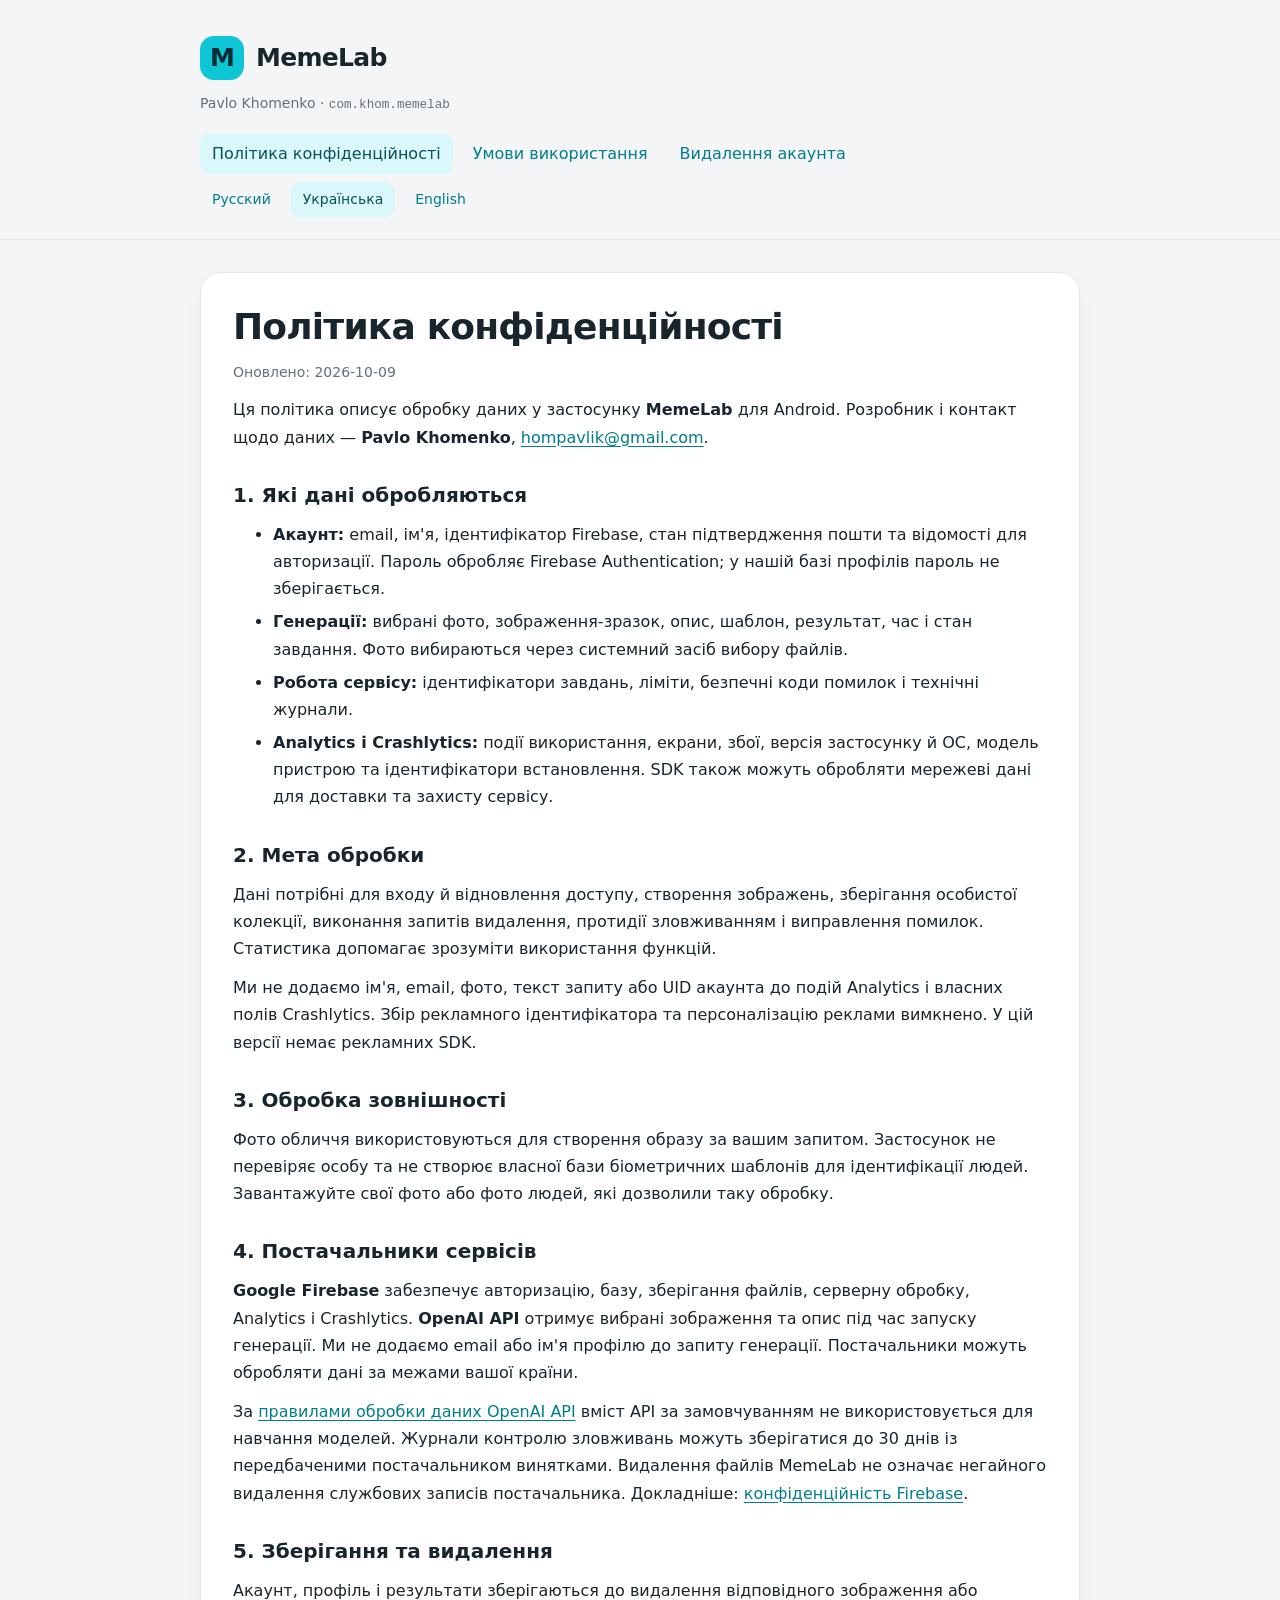
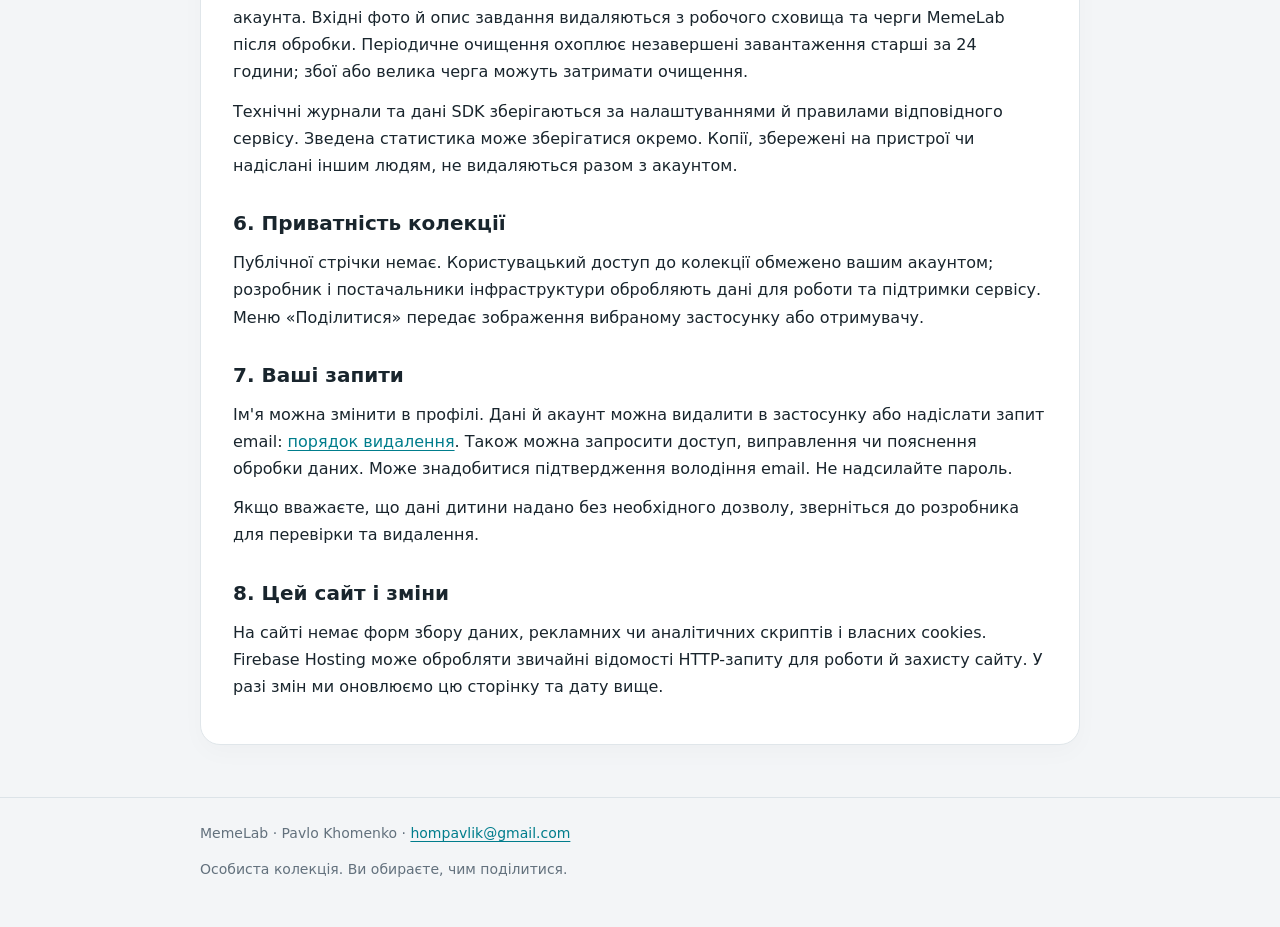
<file: public/uk.html>
<!doctype html>
<html lang="uk"><head><meta charset="utf-8"><meta name="viewport" content="width=device-width,initial-scale=1"><title>MemeLab — Політика конфіденційності</title><meta name="description" content="MemeLab · Політика конфіденційності · Pavlo Khomenko"><link rel="stylesheet" href="styles.css"></head>
<body><header class="top"><div class="wrap"><div class="brand"><span class="mark" aria-hidden="true">M</span>MemeLab</div><p class="meta">Pavlo Khomenko · <code>com.khom.memelab</code></p><nav class="nav" aria-label="Документи"><a href="uk.html" aria-current="page">Політика конфіденційності</a><a href="terms-uk.html">Умови використання</a><a href="delete-account-uk.html">Видалення акаунта</a></nav><nav class="languages" aria-label="Мова"><a href="index.html" lang="ru">Русский</a><a href="uk.html" lang="uk" aria-current="page">Українська</a><a href="en.html" lang="en">English</a></nav></div></header>
<main class="wrap"><article class="card"><h1>Політика конфіденційності</h1><p class="meta">Оновлено: 2026-10-09</p><p>Ця політика описує обробку даних у застосунку <strong>MemeLab</strong> для Android. Розробник і контакт щодо даних — <strong>Pavlo Khomenko</strong>, <a href="mailto:hompavlik@gmail.com">hompavlik@gmail.com</a>.</p><h2>1. Які дані обробляються</h2><ul><li><strong>Акаунт:</strong> email, ім'я, ідентифікатор Firebase, стан підтвердження пошти та відомості для авторизації. Пароль обробляє Firebase Authentication; у нашій базі профілів пароль не зберігається.</li><li><strong>Генерації:</strong> вибрані фото, зображення-зразок, опис, шаблон, результат, час і стан завдання. Фото вибираються через системний засіб вибору файлів.</li><li><strong>Робота сервісу:</strong> ідентифікатори завдань, ліміти, безпечні коди помилок і технічні журнали.</li><li><strong>Analytics і Crashlytics:</strong> події використання, екрани, збої, версія застосунку й ОС, модель пристрою та ідентифікатори встановлення. SDK також можуть обробляти мережеві дані для доставки та захисту сервісу.</li></ul><h2>2. Мета обробки</h2><p>Дані потрібні для входу й відновлення доступу, створення зображень, зберігання особистої колекції, виконання запитів видалення, протидії зловживанням і виправлення помилок. Статистика допомагає зрозуміти використання функцій.</p><p>Ми не додаємо ім'я, email, фото, текст запиту або UID акаунта до подій Analytics і власних полів Crashlytics. Збір рекламного ідентифікатора та персоналізацію реклами вимкнено. У цій версії немає рекламних SDK.</p><h2>3. Обробка зовнішності</h2><p>Фото обличчя використовуються для створення образу за вашим запитом. Застосунок не перевіряє особу та не створює власної бази біометричних шаблонів для ідентифікації людей. Завантажуйте свої фото або фото людей, які дозволили таку обробку.</p><h2>4. Постачальники сервісів</h2><p><strong>Google Firebase</strong> забезпечує авторизацію, базу, зберігання файлів, серверну обробку, Analytics і Crashlytics. <strong>OpenAI API</strong> отримує вибрані зображення та опис під час запуску генерації. Ми не додаємо email або ім'я профілю до запиту генерації. Постачальники можуть обробляти дані за межами вашої країни.</p><p>За <a href="https://developers.openai.com/api/docs/guides/your-data">правилами обробки даних OpenAI API</a> вміст API за замовчуванням не використовується для навчання моделей. Журнали контролю зловживань можуть зберігатися до 30 днів із передбаченими постачальником винятками. Видалення файлів MemeLab не означає негайного видалення службових записів постачальника. Докладніше: <a href="https://firebase.google.com/support/privacy">конфіденційність Firebase</a>.</p><h2>5. Зберігання та видалення</h2><p>Акаунт, профіль і результати зберігаються до видалення відповідного зображення або акаунта. Вхідні фото й опис завдання видаляються з робочого сховища та черги MemeLab після обробки. Періодичне очищення охоплює незавершені завантаження старші за 24 години; збої або велика черга можуть затримати очищення.</p><p>Технічні журнали та дані SDK зберігаються за налаштуваннями й правилами відповідного сервісу. Зведена статистика може зберігатися окремо. Копії, збережені на пристрої чи надіслані іншим людям, не видаляються разом з акаунтом.</p><h2>6. Приватність колекції</h2><p>Публічної стрічки немає. Користувацький доступ до колекції обмежено вашим акаунтом; розробник і постачальники інфраструктури обробляють дані для роботи та підтримки сервісу. Меню «Поділитися» передає зображення вибраному застосунку або отримувачу.</p><h2>7. Ваші запити</h2><p>Ім'я можна змінити в профілі. Дані й акаунт можна видалити в застосунку або надіслати запит email: <a href="delete-account-uk.html">порядок видалення</a>. Також можна запросити доступ, виправлення чи пояснення обробки даних. Може знадобитися підтвердження володіння email. Не надсилайте пароль.</p><p>Якщо вважаєте, що дані дитини надано без необхідного дозволу, зверніться до розробника для перевірки та видалення.</p><h2>8. Цей сайт і зміни</h2><p>На сайті немає форм збору даних, рекламних чи аналітичних скриптів і власних cookies. Firebase Hosting може обробляти звичайні відомості HTTP-запиту для роботи й захисту сайту. У разі змін ми оновлюємо цю сторінку та дату вище.</p></article></main>
<footer class="foot"><div class="wrap">MemeLab · Pavlo Khomenko · <a class="email" href="mailto:hompavlik@gmail.com">hompavlik@gmail.com</a><p>Особиста колекція. Ви обираєте, чим поділитися.</p></div></footer></body></html>
</file>
<file: public/styles.css>
*{box-sizing:border-box}html{color-scheme:light dark}body{margin:0;font:16px/1.7 system-ui,-apple-system,"Segoe UI",sans-serif;background:#f3f5f7;color:#19252d}a{color:#007d8c;text-underline-offset:3px}a:hover{text-decoration-thickness:2px}.wrap{width:min(880px,100% - 40px);margin:auto}.top{padding:36px 0 22px;border-bottom:1px solid #dce3e8}.brand{display:flex;align-items:center;gap:12px;font-size:25px;font-weight:800;letter-spacing:-.7px}.mark{display:grid;place-items:center;width:44px;height:44px;border-radius:14px;background:#0dc5d5;color:#082c34}.meta{font-size:14px;color:#63717d}.nav,.languages{display:flex;flex-wrap:wrap;gap:8px;margin:18px 0 0}.nav a,.languages a{padding:6px 12px;border-radius:9px;text-decoration:none}.nav a[aria-current=page],.languages a[aria-current=page]{background:#daf7f9;color:#07525a}.languages{margin-top:8px;font-size:14px}main{padding:32px 0 52px}.card{padding:32px;border:1px solid #e0e6ea;border-radius:20px;background:#fff;box-shadow:0 8px 25px #17242f06}h1{font-size:clamp(26px,5vw,36px);line-height:1.2;letter-spacing:-.8px;margin:0 0 12px}h2{font-size:20px;line-height:1.4;margin:30px 0 10px}p,ul,ol{margin:12px 0}li{margin:6px 0}code{overflow-wrap:anywhere;font-size:.9em}.notice{padding:15px 18px;background:#eefbfc;border-left:3px solid #0db4c2;border-radius:8px}.email{overflow-wrap:anywhere}.foot{font-size:14px;padding:24px 0 34px;color:#63717d;border-top:1px solid #dce3e8}a:focus-visible{outline:3px solid #0aaeba;outline-offset:3px}@media(max-width:550px){.card{padding:23px 19px}.wrap{width:calc(100% - 24px)}}@media(prefers-color-scheme:dark){body{background:#11181e;color:#e6eff5}.card{background:#1a242d;border-color:#2c3a45}.top,.foot{border-color:#2c3a45}.meta,.foot{color:#adbdc9}a{color:#6ae3eb}.notice{background:#13333b}.nav a[aria-current=page],.languages a[aria-current=page]{background:#143c45;color:#9aeef3}}
</file>
